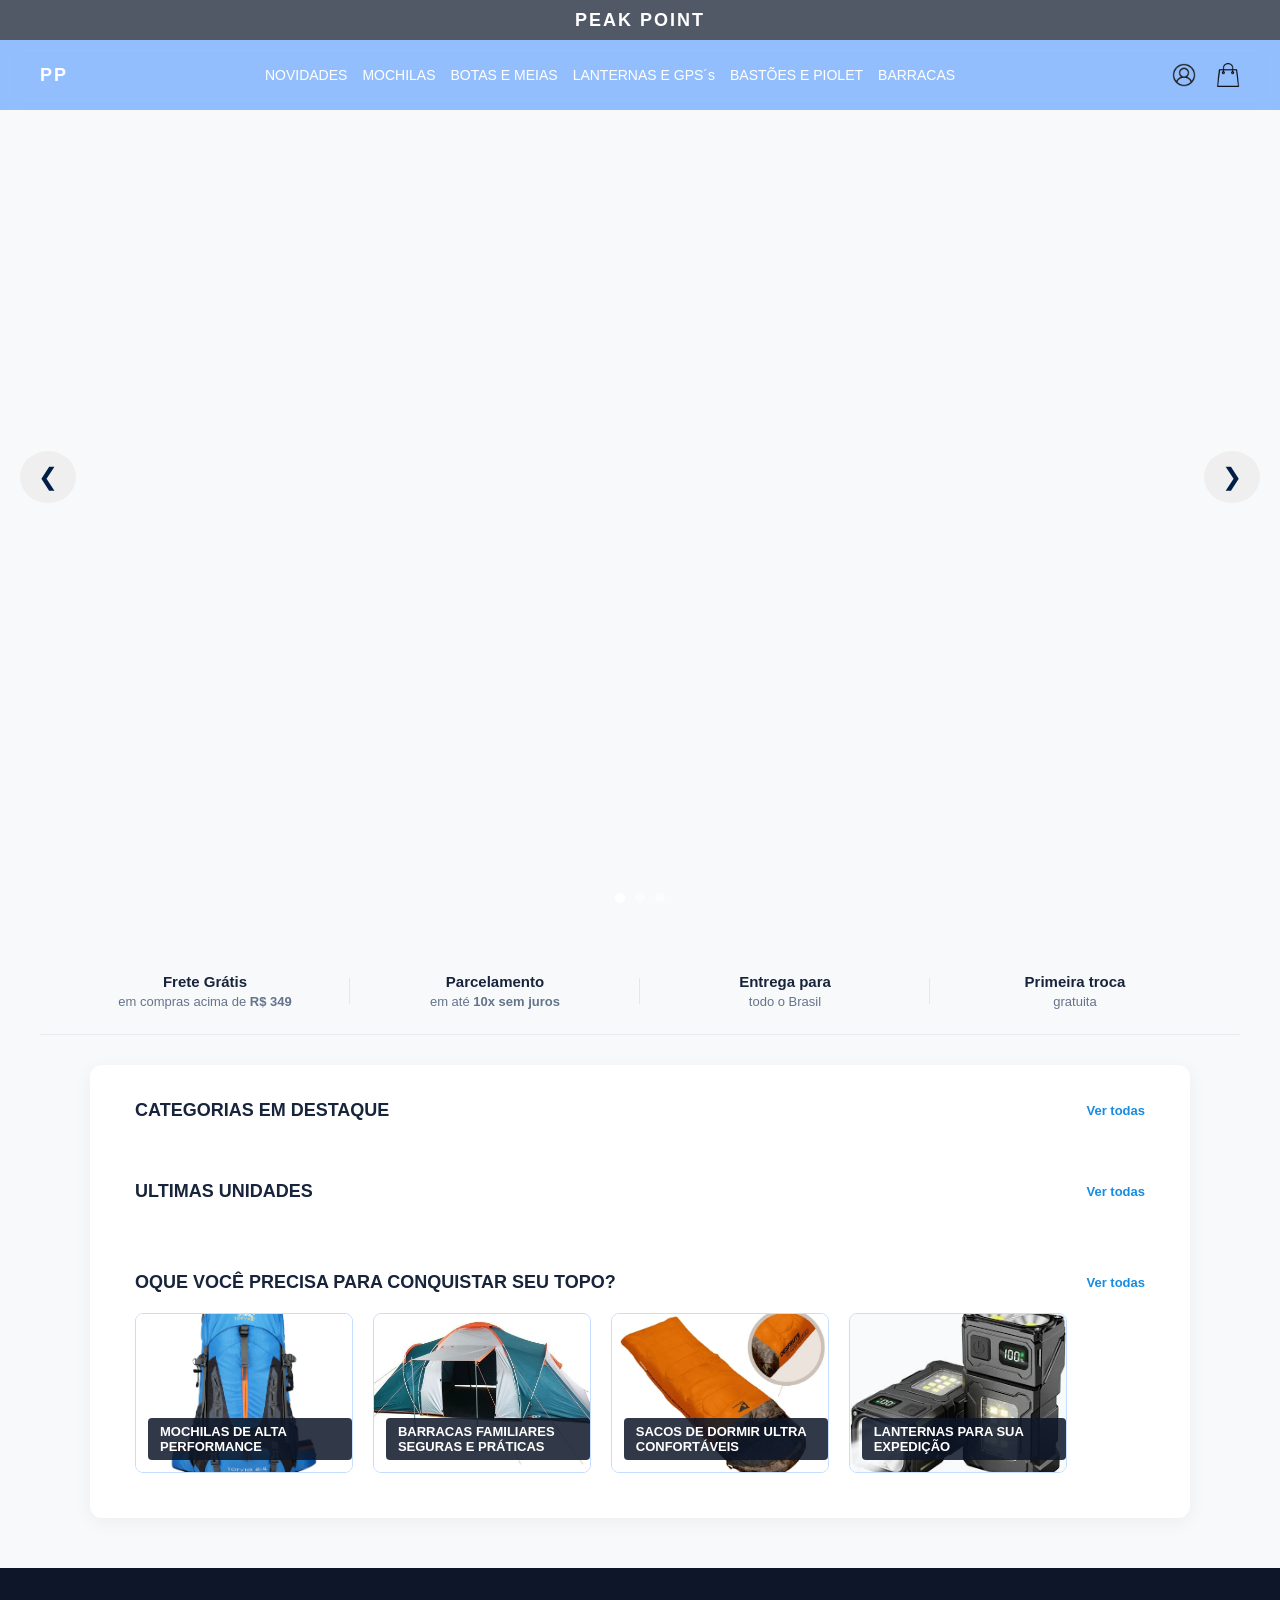
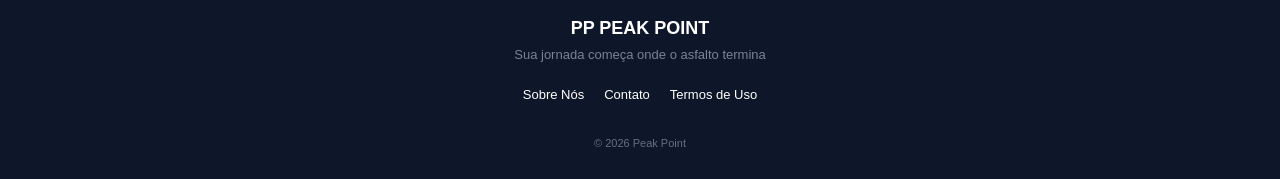
<file: index.html>
<!doctype html>
<html lang="pt-BR">
  <head>
    <meta charset="UTF-8" />
    <meta name="viewport" content="width=device-width, initial-scale=1.0" />
    <title>PP Peak Point</title>
    <link rel="stylesheet" href="css/peakPoint.css" />
  </head>

  <body>
    <header class="hero">
      <!--  comeco da nav -->
      <nav class="navLow">
        <div class="logo">PEAK POINT</div>
      </nav>

      <nav class="navHigh">
        <div class="logo">PP</div>

        <div class="menu-links">
          <a href="http://127.0.0.1:5500/inicial.html">NOVIDADES</a>
          <a href="http://127.0.0.1:5500/inicial.html">MOCHILAS</a>
          <a href="http://127.0.0.1:5500/inicial.html">BOTAS E MEIAS</a>
          <a href="http://127.0.0.1:5500/inicial.html">LANTERNAS E GPS´s</a>
          <a href="http://127.0.0.1:5500/inicial.html">BASTÕES E PIOLET</a>
          <a href="http://127.0.0.1:5500/inicial.html">BARRACAS</a>
        </div>

        <div class="icons">
          <h2 id="name"> </h2>
          <img src="imagens/ftuser.png" alt="Conta" onclick= "window.location.href='http://127.0.0.1:5500/aouth.html' ">
          <img src="imagens/sacola.png" alt="Carrinho" onclick= "window.location.href='http://127.0.0.1:5500/inicial.html' ">
        </div>
      </nav>

      <br> <br>
      <div class="slider-container">
        <!--  O video tá aqui  -->
        <div class="slide active">
          <video autoplay loop playsinline>
            <source src="imagens/peakpoint.mp4" type="video/mp4" />
          </video>
        </div>
        <!--  A foto tá aqui  -->
        <div class="slide">
          <img src="imagens/ppoint.png" alt="Peak Point Banner" />
        </div>

        <!--  A 2° foto tá aqui  -->

        <div class="slide">
          <img src="imagens/topo.png" alt="Peak Point Banner" />
        </div>

        <button class="volta" id="prevBtn">&#10094;</button>
        <button class="vai" id="nextBtn">&#10095;</button>

        <div class="slider-dots">
          <span class="dot active" data-index="0"></span>
          <span class="dot" data-index="1"></span>
          <span class="dot" data-index="2"></span>
        </div>
      </div>
    </header>

    <!--  comeco da setion  -->
    <section class="benefits">
      <div class="benefit-item">
        <h3>Frete Grátis</h3>
        <p>em compras acima de <strong>R$ 349</strong></p>
      </div>

      <div class="benefit-item">
        <h3>Parcelamento</h3>
        <p>em até <strong>10x sem juros</strong></p>
      </div>

      <div class="benefit-item">
        <h3>Entrega para</h3>
        <p>todo o Brasil</p>
      </div>

      <div class="benefit-item">
        <h3>Primeira troca</h3>
        <p>gratuita</p>
      </div>
    </section>

    <!--  main  -->
    <main>
      <section class="categories">
        <div class="section-title">
          <h2>CATEGORIAS EM DESTAQUE</h2>
          <a href="http://127.0.0.1:5500/inicial.html">Ver todas</a>
        </div>

        <div class="lista-categorias" id="lista-categorias">
          <!--  categorias vão vir do js -->
        </div>
      </section>

      <!-- anoter section -->
      <section class="featured" id="equipamentos">
        <h2>ULTIMAS UNIDADES</h2>
        <a href="http://127.0.0.1:5500/inicial.html" id="buttonAba">Ver todas</a>

        <div id="lista-produtos" class="lista-produtos">
          <!--  produtos vão vir do js -->
        </div>
      </section>

      <section class="featured" id="equipamentos">
        <h2>OQUE VOCÊ PRECISA PARA CONQUISTAR SEU TOPO?</h2>
        <a href="http://127.0.0.1:5500/inicial.html" id="buttonAba">Ver todas</a>

        <div class="lista-categorias"">

          <div class="categoria">
            <img src="imagens/produtos/mochila_everest_70l.png" alt="mochi" />
            <span> MOCHILAS DE ALTA PERFORMANCE </span>
          </div>

          <div class="categoria">
            <img src="imagens/produtos/barraca_familiar_trek_4.png" alt="BARRAC" />
            <span> BARRACAS FAMILIARES SEGURAS E PRÁTICAS</span>
          </div>

          <div class="categoria">
            <img src="imagens/produtos/saco_dormir_expedition_menos15.png" alt="mochi" />
            <span> SACOS DE DORMIR ULTRA CONFORTÁVEIS </span>
          </div>

          <div class="categoria">
            <img src="imagens/produtos/lanterna_tatica_compacta.png" alt="mochi" />
            <span> LANTERNAS PARA SUA EXPEDIÇÃO </span>
          </div>

        </div>
      </section>
    </main>

    <!--  Orodape  -->
    <footer>
      <h2>PP PEAK POINT</h2>
      <p>Sua jornada começa onde o asfalto termina</p>

      <div class="footer-links">
        <a>Sobre Nós</a>
        <a>Contato</a>
        <a>Termos de Uso</a>
      </div>

      <small>© 2026 Peak Point</small>
    </footer>

    <script src="js/index.js"></script>

    <script>
      
    </script>
  </body>
</html>
</file>
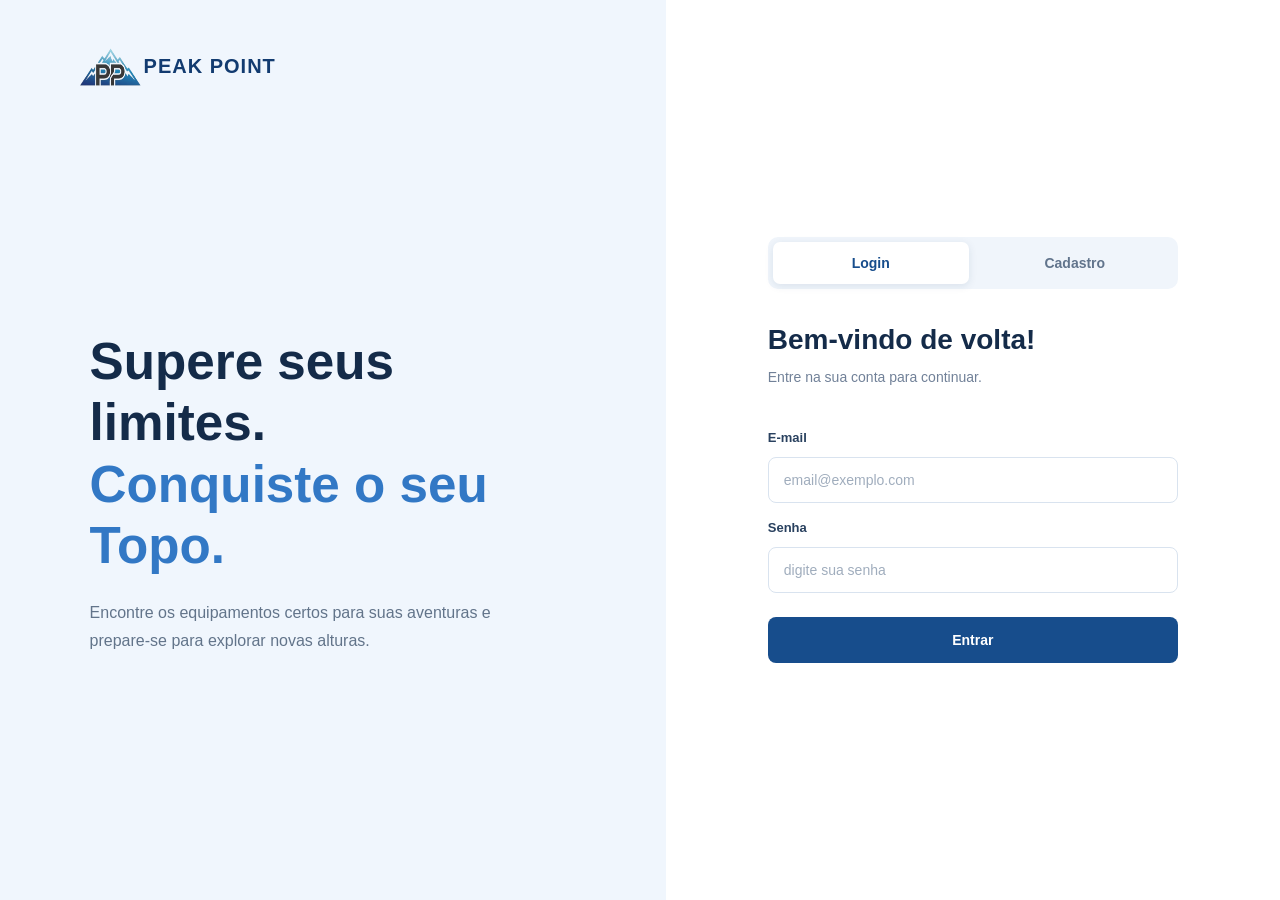
<file: aouth.html>
<!doctype html>
<html lang="pt-br">
  <head>
    <meta charset="UTF-8" />
    <meta name="viewport" content="width=device-width, initial-scale=1.0" />
    <title>PEAK POINT | Acesso</title>
    <link rel="stylesheet" href="css/auth.css" />
  </head>
  <body>
    <main class="container">
      <section class="left">
        <div class="brand">
          <div class="brand-icon"><img src="imagens/pp.png"></div>
          <span>PEAK POINT</span>
        </div>
        <div class="brand-content">
          <h1>Supere seus limites.<br /><span>Conquiste o seu Topo.</span></h1>
          <p>
            Encontre os equipamentos certos para suas aventuras e prepare-se
            para explorar novas alturas.
          </p>
      </section>

      <section class="right">
        <div class="form-container">
          <div class="mobile-brand">PEAK POINT</div>

          <div class="buttons">
            <button type="button" id="loginBtn" class="active">Login</button>
            <button type="button" id="registerBtn">Cadastro</button>
          </div>

          <form id="loginForm">
            <div class="form-heading">
              <h2>Bem-vindo de volta!</h2>
              <p>Entre na sua conta para continuar.</p>
            </div>

            <label for="loginEmail">E-mail</label>
            <input
              type="email"
              id="loginEmail"
              placeholder="email@exemplo.com"
              autocomplete="email"
              required
            />

            <label for="loginSenha">Senha</label>
            <input
              type="password"
              id="loginSenha"
              placeholder="digite sua senha"
              autocomplete="current-password"
              required
            />

            <button type="submit" class="submit-btn">Entrar</button>
          </form>

          <form id="registerForm" class="hidden">
            <div class="form-heading">
              <h2>Cadastrar</h2>
              <p>Prepare-se para sua próxima aventura.</p>
            </div>

            <label for="cadastroNome">Nome</label>
            <input
              type="text"
              id="cadastroNome"
              placeholder="nome ou apelido"
              autocomplete="name"
              required
            />

            <label for="cadastroEmail">E-mail</label>
            <input
              type="email"
              id="cadastroEmail"
              placeholder="email@exemplo.com"
              autocomplete="email"
              required
            />

            <label for="cadastroSenha">Senha</label>
            <input
              type="password"
              id="cadastroSenha"
              placeholder="Crie uma senha"
              autocomplete="new-password"
              minlength="6"
              required
            />

            <button type="submit" class="submit-btn">Criar conta</button>
          </form>
        </div>
      </section>
    </main>

    <script src="js/auth.js"></script>
  </body>
</html>
</file>
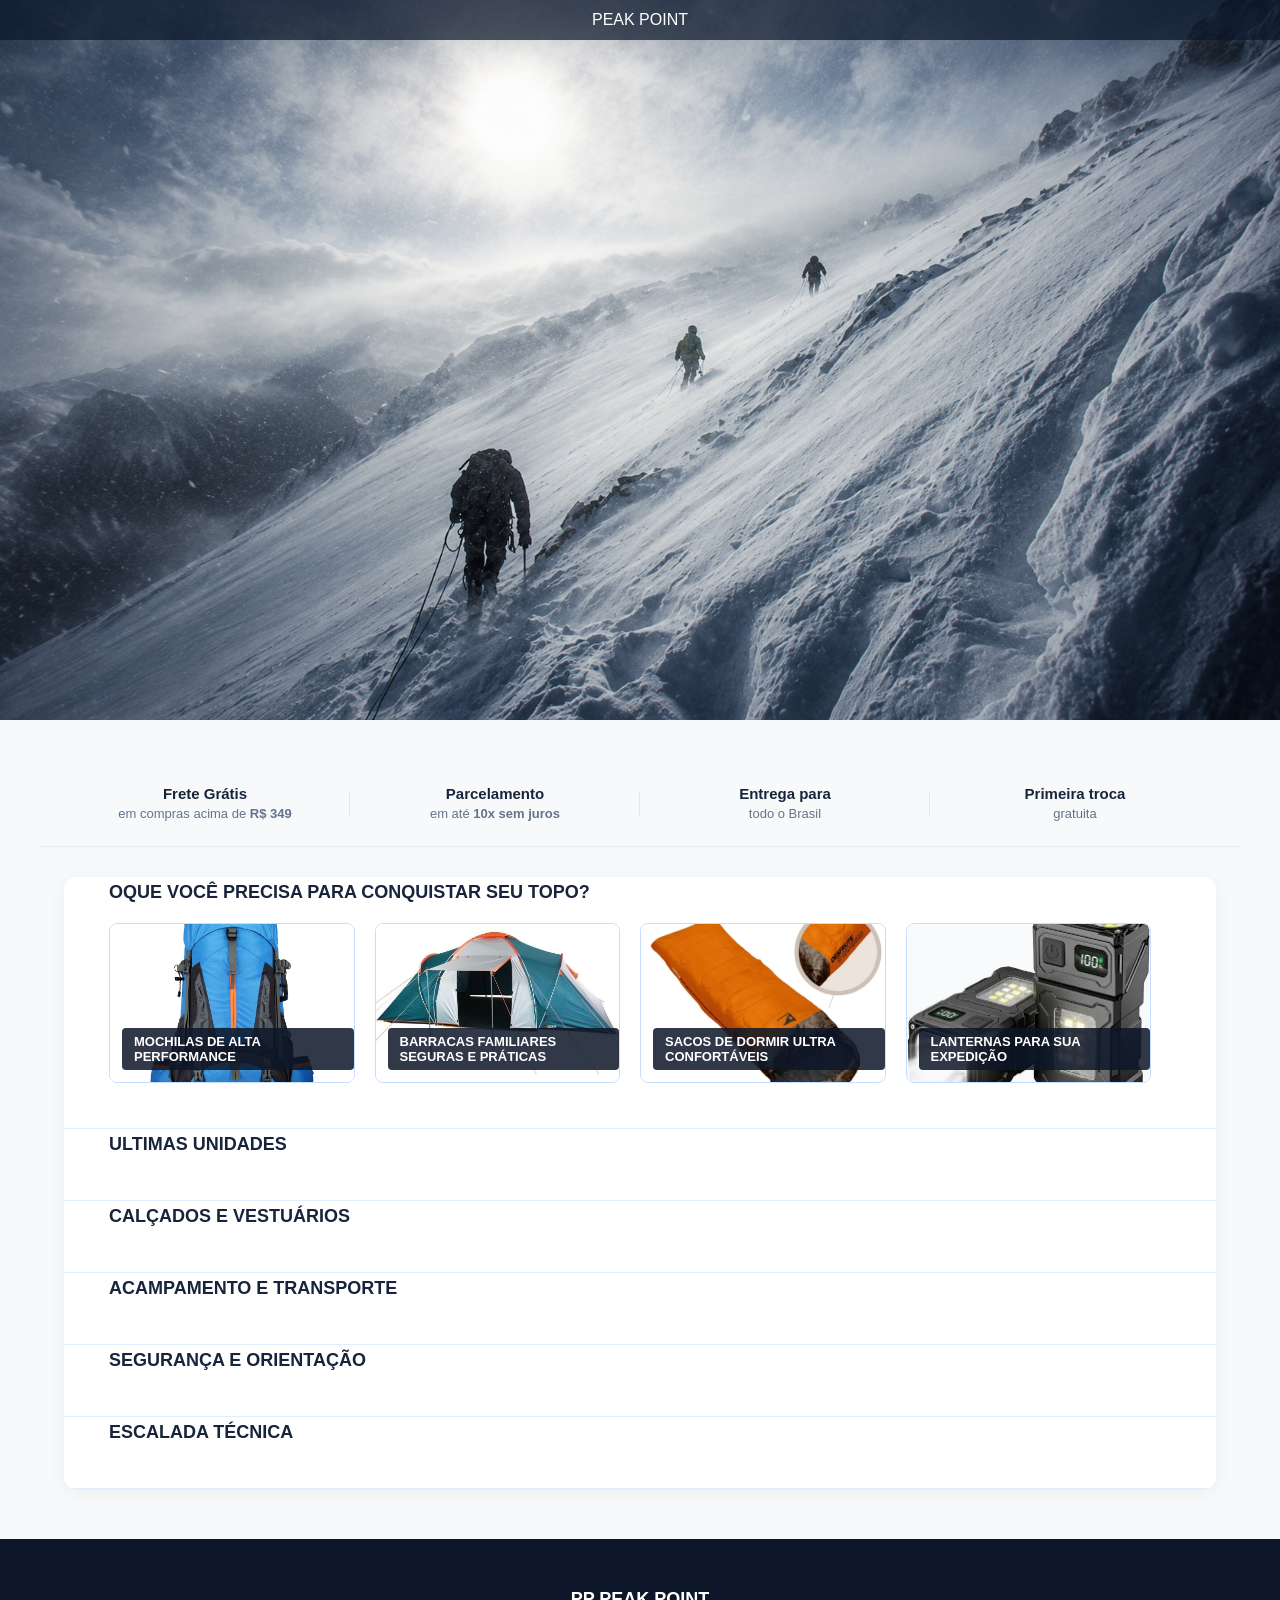
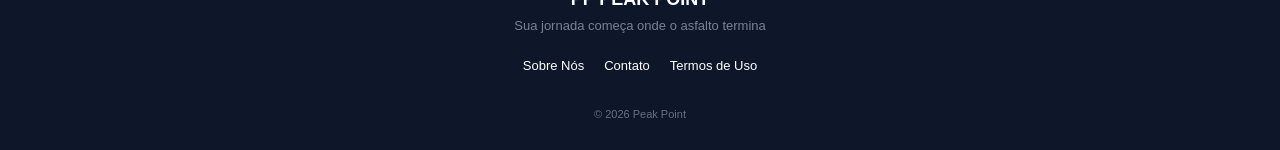
<file: inicial.html>
<!doctype html>
<html lang="pt-BR">
  <head>
    <meta charset="UTF-8" />
    <meta name="viewport" content="width=device-width, initial-scale=1.0" />
    <title>PP Peak Point</title>
    <link rel="stylesheet" href="css/inicial.css" />
  </head>

  <body>
    <header class="hero">
      <!--  comeco da nav -->
      <nav class="navLow">
        <div class="logo">PEAK POINT</div>
      </nav>

    </header>

    <!--  comeco da imagem  -->
      <div class="imagem">
        <img src="imagens/neve.png" alt="neve" />
      </div>

    <!--  comeco da setion  -->
    <section class="benefits">
      <div class="benefit-item">
        <h3>Frete Grátis</h3>
        <p>em compras acima de <strong>R$ 349</strong></p>
      </div>

      <div class="benefit-item">
        <h3>Parcelamento</h3>
        <p>em até <strong>10x sem juros</strong></p>
      </div>

      <div class="benefit-item">
        <h3>Entrega para</h3>
        <p>todo o Brasil</p>
      </div>

      <div class="benefit-item">
        <h3>Primeira troca</h3>
        <p>gratuita</p>
      </div>
    </section>
    <!--  main  -->
    <main>
      <!-- section oque voce precisa? -->
      <section class="featured" id="equipamentos">
        <h2>OQUE VOCÊ PRECISA PARA CONQUISTAR SEU TOPO?</h2>
        <a href="#" id="buttonAba"></a>

        <div class="lista-categorias"">

          <div class="categoria">
            <img src="imagens/produtos/mochila_everest_70l.png" alt="mochi" />
            <span> MOCHILAS DE ALTA PERFORMANCE </span>
          </div>

          <div class="categoria">
            <img src="imagens/produtos/barraca_familiar_trek_4.png" alt="BARRAC" />
            <span> BARRACAS FAMILIARES SEGURAS E PRÁTICAS</span>
          </div>

          <div class="categoria">
            <img src="imagens/produtos/saco_dormir_expedition_menos15.png" alt="mochi" />
            <span> SACOS DE DORMIR ULTRA CONFORTÁVEIS </span>
          </div>

          <div class="categoria">
            <img src="imagens/produtos/lanterna_tatica_compacta.png" alt="mochi" />
            <span> LANTERNAS PARA SUA EXPEDIÇÃO </span>
          </div>

        </div>
      </section>
      <!-- section ultimas -->
      <section class="featured" id="equipamentos">
        <h2>ULTIMAS UNIDADES</h2>

        <div id="lista-ultimas" class="lista-produtos">
          <!--  produtos vão vir do js -->
        </div>
      </section>
      <!-- section categoria calcados e vestuarios -->
      <section class="featured" id="equipamentos">
        <h2>CALÇADOS E VESTUÁRIOS</h2>

        <div id="lista-calcados-vestuarios" class="lista-produtos">
          <!--  calcados e vestuarios vão vir do js -->
        </div>
      </section>
      <!-- section categoria acampamento e transporte -->
      <section class="featured" id="equipamentos">
        <h2>ACAMPAMENTO E TRANSPORTE</h2>

        <div id="lista-acampamento-transporte" class="lista-produtos">
          <!--  acampamento e transporte vão vir do js -->
        </div>
      </section>   
      <!-- section categoria acampamento e transporte -->
      <section class="featured" id="equipamentos">
        <h2>SEGURANÇA E ORIENTAÇÃO</h2>

        <div id="lista-seguranca-orientacao" class="lista-produtos">
          <!--  segurança e orientação vão vir do js -->
        </div>
      </section>  
      <!-- section categoria escalada_tecnica -->
      <section class="featured" id="equipamentos">
        <h2>ESCALADA TÉCNICA</h2>

        <div id="lista-escalada-tecnica" class="lista-produtos">
          <!--  escalada técnica vão vir do js -->
        </div>

      </section>  
    </main>

    <!--  Orodape  -->
    <footer>
      <h2>PP PEAK POINT</h2>
      <p>Sua jornada começa onde o asfalto termina</p>

      <div class="footer-links">
        <a>Sobre Nós</a>
        <a>Contato</a>
        <a>Termos de Uso</a>
      </div>

      <small>© 2026 Peak Point</small>
    </footer>

    <script src="js/inicial.js"></script>
  </body>
</html>
</file>
<file: css/peakPoint.css>
* {
  margin: 0;
  padding: 0;
  box-sizing: border-box;
  font-family: Arial, Helvetica, sans-serif;
}

body {
  background-color: #f8f9fa;
  color: #17243b;
}

.hero {
  width: 100%;
  position: relative;
}

.navLow {
  width: 100%;
  height: 40px;
  display: flex;
  align-items: center;
  justify-content: center;
  padding: 0 20px;
  color: white;
  position: fixed;
  top: 0;
  left: 0;
  background-color: rgba(10, 22, 40, 0.7);
  z-index: 1000;
}

.navHigh {
  width: 100%;
  height: 70px;
  display: flex;
  align-items: center;
  justify-content: space-between;
  padding: 0 40px;
  color: white;
  position: fixed;
  top: 40px;
  left: 0;
  background-color: rgba(105, 165, 255, 0.7);
  backdrop-filter: blur(8px);
  z-index: 1000;
}

.menu-links {
  display: flex;
  gap: 15px;
}

.menu-links a {
  color: white;
  text-decoration: none;
  font-size: 14px;
}

.icons {
  display: flex;
  gap: 20px;
}

.icons img {
  width: 24px;
  height: 24px;
  object-fit: contain;
}


.menu { font-size: 25px; cursor: pointer; }
.logo { font-size: 18px; font-weight: bold; letter-spacing: 2px; }
.carrinho { font-size: 22px; cursor: pointer; }

.slider-container {
  width: 100%;
  height: 98vh;
  min-height: 400px;
  max-height: 1000px;
  position: relative;
  overflow: hidden;
}

.slide {
  position: absolute;
  top: 0;
  left: 0;
  width: 100%;
  height: 100%;
  opacity: 0;
  transition: opacity 0.6s ease-in-out;
}

.slide.active {
  opacity: 1;
}

.slide video,
.slide img {
  width: 100%;
  height: 100%;
  object-fit: contain;
  display: block;
}

.slider-btn, .vai, .volta {
  position: absolute;
  top: 50%;
  transform: translateY(-50%);
  color: rgb(0, 30, 70);
  border: none;
  font-size: 24px;
  padding: 12px 18px;
  cursor: pointer;
  border-radius: 50%;
  z-index: 10;
  transition: background-color 0.2s;
}

.slider-btn:hover {
  background-color: rgba(0, 0, 0, 0.8);
  color: white;
}

.volta { left: 20px; }
.vai { right: 20px; }

.slider-dots {
  position: absolute;
  bottom: 15px;
  left: 50%;
  transform: translateX(-50%);
  display: flex;
  gap: 10px;
  z-index: 10;
}

.dot {
  width: 10px;
  height: 10px;
  border-radius: 50%;
  background-color: rgba(255, 255, 255, 0.5);
  cursor: pointer;
  transition: background-color 0.2s;
}

.dot.active {
  background-color: #ffffff;
}

.benefits {
  width: 100%;
  max-width: 1200px;
  margin: 30px auto;
  padding: 25px 20px;
  display: flex;
  justify-content: space-around;
  align-items: center;
  border-bottom: 1px solid #e9ecef;
}

.benefit-item {
  flex: 1;
  text-align: center;
  padding: 0 15px;
  position: relative;
}

.benefit-item:not(:last-child)::after {
  content: "";
  position: absolute;
  right: 0;
  top: 15%;
  height: 70%;
  width: 1px;
  background-color: #e2e8f0;
}

.benefit-item h3 {
  font-size: 15px;
  font-weight: 600;
  color: #17243b;
  margin-bottom: 4px;
}

.benefit-item p {
  font-size: 13px;
  color: #64748b;
}

main {
  max-width: 1100px;
  width: 90%;
  margin: 30px auto 50px;
  background-color: white;
  border-radius: 12px;
  box-shadow: 0 4px 20px rgba(0, 0, 0, 0.05);
  overflow: hidden;
}

.categories { padding: 35px 45px; }

.section-title {
  display: flex;
  justify-content: space-between;
  align-items: center;
  margin-bottom: 20px;
}

.section-title h2 { font-size: 18px; font-weight: 800; }
.section-title a { color: #168ce2; font-size: 13px; text-decoration: none; font-weight: 600; }

.lista-categorias {
  display: flex;
  gap: 20px;
}

.categoria {
  flex: 1;
  height: 160px;
  position: relative;
  border-radius: 8px;
  border: 1px solid #c5deff;
  overflow: hidden;
  background-color: #ddd;
}

.categoria img {
  width: 100%;
  height: 100%;
  object-fit: cover;
  transition: transform 0.3s;
}

.categoria:hover img { transform: scale(1.05); }

.categoria span {
  position: absolute;
  left: 12px;
  bottom: 12px;
  color: white;
  font-size: 13px;
  font-weight: bold;
  background-color: rgba(14, 23, 41, 0.85);
  padding: 6px 12px;
  border-radius: 4px;
}

.featured {
  padding: 5px 45px 45px;
  display: grid;
  grid-template-columns: 1fr auto;
  align-items: center;
  gap: 20px;
}

.featured h2 { font-size: 18px; font-weight: 800; grid-column: 1; }

.featured #buttonAba {
  color: #168ce2;
  font-size: 13px;
  font-weight: 600;
  text-decoration: none;
  grid-column: 2;
}

.product {
  grid-column: 1 / -1;
  display: flex;
  align-items: center;
  padding: 16px;
  gap: 10px;
  background-color: #f0f4f8;
  border-radius: 9px;
}

.lista-produtos {
  display: flex;
  flex-direction: column;
  gap: 12px;
}
.product img {
  width: 90px;
  height: 90px;
  object-fit: cover;
  border-radius: 6px;
}

.product-info { margin-left: 20px; }
.product-info span { display: block; color: #168ce2; font-size: 11px; font-weight: 700; margin-bottom: 4px; }
.product-info h3 { font-size: 16px; margin-bottom: 6px; }
.product-info strong { font-size: 15px; }
.bad-price { text-decoration: line-through; color: #d9534f; margin-right: 8px; }
.good-price { color: #28a745; font-weight: bold; }

/* ================= FOOTER ================= */
footer {
  width: 100%;
  background-color: #0e1729;
  color: white;
  text-align: center;
  padding: 50px 20px 30px;
}

footer h2 { font-size: 18px; margin-bottom: 8px; }
footer p { color: #788398; font-size: 13px; }

.footer-links {
  margin-top: 25px;
  display: flex;
  justify-content: center;
  gap: 20px;
}

.footer-links a {
  color: white;
  text-decoration: none;
  font-size: 13px;
  cursor: pointer;
}

footer small {
  display: block;
  margin-top: 35px;
  color: #657085;
  font-size: 11px;
}

/* Responsividade básica para celular */
@media (max-width: 768px) {
  .benefits {
    flex-direction: column;
    gap: 20px;
  }
  .benefit-item:not(:last-child)::after {
    display: none;
  }
}
</file>
<file: css/auth.css>
* {
    margin: 0;
    padding: 0;
    box-sizing: border-box;
}

body {
    font-family: Arial, Helvetica, sans-serif;
    min-height: 100vh;
    background: #FFFFFF;
    color: #142B49;
}

.container {
    display: flex;
    min-height: 100vh;
}

.left {
    width: 52%;
    min-height: 100vh;
    padding: 45px 7%;
    background: #F0F6FD;
    display: flex;
    flex-direction: column;
    justify-content: space-between;
}

.brand {
    display: flex;
    align-items: center;
    gap: 12px;
    font-size: 20px;
    font-weight: 800;
    letter-spacing: 1px;
    color: #123B70;
}

.brand-icon {
    width: 42px;
    height: 42px;
    display: flex;
    justify-content: center;
    align-items: center;
    border-radius: 10px;
    font-size: 25px;
}

.brand-icon img{
    width: 150%;
    height: 100%;
}

.brand-content {
    max-width: 530px;
    margin: auto 0;
    padding-top: 45px;
}

.subtitle {
    display: block;
    margin-bottom: 22px;
    color: #3976B9;
    font-size: 12px;
    font-weight: 700;
    letter-spacing: 2px;
    line-height: 1.8;
}

.brand-content h1 {
    font-size: clamp(32px, 4vw, 52px);
    line-height: 1.2;
    margin-bottom: 22px;
    color: #142B49;
}

.brand-content h1 span {
    color: #3278C5;
}

.brand-content p {
    max-width: 420px;
    color: #62748A;
    font-size: 16px;
    line-height: 1.8;
}

.right {
    width: 48%;
    display: flex;
    justify-content: center;
    align-items: center;
    padding: 45px 30px;
    background: #FFFFFF;
}

.form-container {
    width: 100%;
    max-width: 410px;
}

.mobile-brand {
    display: none;
}

.buttons {
    display: flex;
    gap: 8px;
    padding: 5px;
    margin-bottom: 35px;
    background: #F0F5FB;
    border-radius: 10px;
}

.buttons button {
    flex: 1;
    padding: 13px;
    border: none;
    border-radius: 7px;
    background: transparent;
    color: #61748C;
    font-size: 14px;
    font-weight: 600;
    cursor: pointer;
}

.buttons button.active {
    background: #FFFFFF;
    color: #174D8C;
    box-shadow: 0 2px 8px rgba(24, 58, 95, 0.10);
}

.form-heading {
    margin-bottom: 25px;
}

.form-heading h2 {
    margin-bottom: 10px;
    color: #142B49;
    font-size: 28px;
}

.form-heading p {
    color: #718198;
    font-size: 14px;
    line-height: 1.6;
}

form {
    display: flex;
    flex-direction: column;
    gap: 12px;
}

form label {
    margin-top: 5px;
    color: #29415F;
    font-size: 13px;
    font-weight: 600;
}

input {
    width: 100%;
    padding: 14px 15px;
    border: 1px solid #D9E3EF;
    border-radius: 8px;
    background: #FFFFFF;
    color: #142B49;
    font-family: inherit;
    font-size: 14px;
    outline: none;
}

input::placeholder {
    color: #A0ADBD;
}

input:focus {
    border-color: #3278C5;
}

.submit-btn {
    width: 100%;
    margin-top: 12px;
    padding: 15px;
    border: none;
    border-radius: 8px;
    background: #174D8C;
    color: #FFFFFF;
    font-size: 14px;
    font-weight: 700;
    cursor: pointer;
}

.submit-btn:hover {
    background: #2366AD;
}

.submit-btn:disabled {
    background: #7D9FC5;
    cursor: wait;
}

.hidden {
    display: none;
}

#mensagem {
    min-height: 22px;
    margin-top: 18px;
    font-size: 13px;
    line-height: 1.6;
    overflow-wrap: anywhere;
}

#mensagem.sucesso {
    color: #16834A;
}

#mensagem.erro {
    color: #C03939;
}

.form-footer {
    margin-top: 22px;
    color: #98A6B8;
    font-size: 10px;
    letter-spacing: 1px;
    text-align: center;
}

@media (max-width: 600px) {
    .container {
        flex-direction: column;
    }

    .left {
        display: none;
    }

    .right {
        width: 100%;
        min-height: 100vh;
        padding: 35px 22px;
        align-items: center;
    }

    .form-container {
        max-width: 420px;
    }

    .mobile-brand {
        display: block;
        margin-bottom: 30px;
        color: #174D8C;
        font-size: 23px;
        font-weight: 800;
        letter-spacing: 1px;
        text-align: center;
    }

    .buttons {
        margin-bottom: 30px;
    }

    .form-heading h2 {
        font-size: 25px;
    }
}
</file>
<file: css/inicial.css>
* {
  margin: 0;
  padding: 0;
  box-sizing: border-box;
  font-family: Arial, Helvetica, sans-serif;
}

body {
  background-color: #f8f9fa;
  color: #17243b;
}

.hero {
  width: 100%;
  position: relative;
}

.navLow {
  width: 100%;
  height: 40px;
  display: flex;
  align-items: center;
  justify-content: center;
  padding: 0 20px;
  color: white;
  position: fixed;
  top: 0;
  left: 0;
  background-color: rgba(10, 22, 40, 0.7);
  z-index: 1000;
}

.dot {
  width: 10px;
  height: 10px;
  border-radius: 50%;
  background-color: rgba(255, 255, 255, 0.5);
  cursor: pointer;
  transition: background-color 0.2s;
}

.dot.active {
  background-color: #ffffff;
}

.benefits {
  width: 100%;
  max-width: 1200px;
  margin: 30px auto;
  padding: 25px 20px;
  display: flex;
  justify-content: space-around;
  align-items: center;
  border-bottom: 1px solid #e9ecef;
}

.imagem {
  width: 100%;
  display: flex;
  align-items: center;
}

.imagem img {
  width: 100%;
  height: 56.25%;
  margin-bottom: 10px;
}
.benefit-item {
  flex: 1;
  text-align: center;
  padding: 0 15px;
  position: relative;
}

.benefit-item:not(:last-child)::after {
  content: "";
  position: absolute;
  right: 0;
  top: 15%;
  height: 70%;
  width: 1px;
  background-color: #e2e8f0;
}

.benefit-item h3 {
  font-size: 15px;
  font-weight: 600;
  color: #17243b;
  margin-bottom: 4px;
}

.benefit-item p {
  font-size: 13px;
  color: #64748b;
}

main {
  max-width: 1400px;
  width: 90%;
  margin: 30px auto 50px;
  background-color: white;
  border-radius: 12px;
  box-shadow: 0 4px 20px rgba(0, 0, 0, 0.05);
  overflow: hidden;
}

.categories { padding: 35px 45px; }

.section-title {
  display: flex;
  justify-content: space-between;
  align-items: center;
  margin-bottom: 20px;
}

.section-title h2 { font-size: 18px; font-weight: 800; }
.section-title a { color: #168ce2; font-size: 13px; text-decoration: none; font-weight: 600; }

.lista-categorias {
  display: flex;
  gap: 20px;
}

.categoria {
  flex: 1;
  height: 160px;
  position: relative;
  border-radius: 8px;
  border: 1px solid #c5deff;
  overflow: hidden;
  background-color: #ddd;
}

.categoria img {
  width: 100%;
  height: 100%;
  object-fit: cover;
  transition: transform 0.3s;
}

.categoria:hover img { transform: scale(1.05); }

.categoria span {
  position: absolute;
  left: 12px;
  bottom: 12px;
  color: white;
  font-size: 13px;
  font-weight: bold;
  background-color: rgba(14, 23, 41, 0.85);
  padding: 6px 12px;
  border-radius: 4px;
}

.featured {
  padding: 5px 45px 45px;
  display: grid;
  grid-template-columns: 1fr auto;
  align-items: center;
  border-bottom: 1px solid #e0edfa;
  gap: 20px;
}

.featured h2 { font-size: 18px; font-weight: 800; grid-column: 1; }

.featured #buttonAba {
  color: #168ce2;
  font-size: 13px;
  font-weight: 600;
  text-decoration: none;
  grid-column: 2;
}

.lista-produtos {
    display: flex;
    flex-direction: row;
    gap: 16px;
    overflow-x: auto;
    overflow-y: hidden;
    padding: 5px 2px 15px;
    width: 100%;
    scroll-behavior: smooth;
}

.product {
    flex: 0 0 260px;
    min-width: 0;
    display: flex;
    flex-direction: column;
    align-items: flex-start;
    padding: 16px;
    gap: 10px;
    background-color: #f0f4f8;
    border-radius: 9px;
}

.product img {
    width: 100%;
    height: 160px;
    object-fit: cover;
    border-radius: 6px;
}

.product-info {
    margin-left: 0;
    width: 100%;
}

.lista-produtos::-webkit-scrollbar {
    height: 8px;
}

.lista-produtos::-webkit-scrollbar-thumb {
    background-color: #b5c9df;
    border-radius: 10px;
}

.lista-produtos::-webkit-scrollbar-track {
    background-color: #edf2f7;
    border-radius: 10px;
}

.product-info span { display: block; color: #168ce2; font-size: 11px; font-weight: 700; margin-bottom: 4px; }
.product-info h3 { font-size: 16px; margin-bottom: 6px; }
.product-info strong { font-size: 15px; }
.bad-price { text-decoration: line-through; color: #d9534f; margin-right: 8px; }
.good-price { color: #28a745; font-weight: bold; }

footer {
  width: 100%;
  background-color: #0e1729;
  color: white;
  text-align: center;
  padding: 50px 20px 30px;
}

footer h2 { font-size: 18px; margin-bottom: 8px; }
footer p { color: #788398; font-size: 13px; }

.footer-links {
  margin-top: 25px;
  display: flex;
  justify-content: center;
  gap: 20px;
}

.footer-links a {
  color: white;
  text-decoration: none;
  font-size: 13px;
  cursor: pointer;
}

footer small {
  display: block;
  margin-top: 35px;
  color: #657085;
  font-size: 11px;
}

/* Responsividade básica para celular */
@media (max-width: 768px) {
  .benefits {
    flex-direction: column;
    gap: 20px;
  }
  .benefit-item:not(:last-child)::after {
    display: none;
  }
}
</file>
